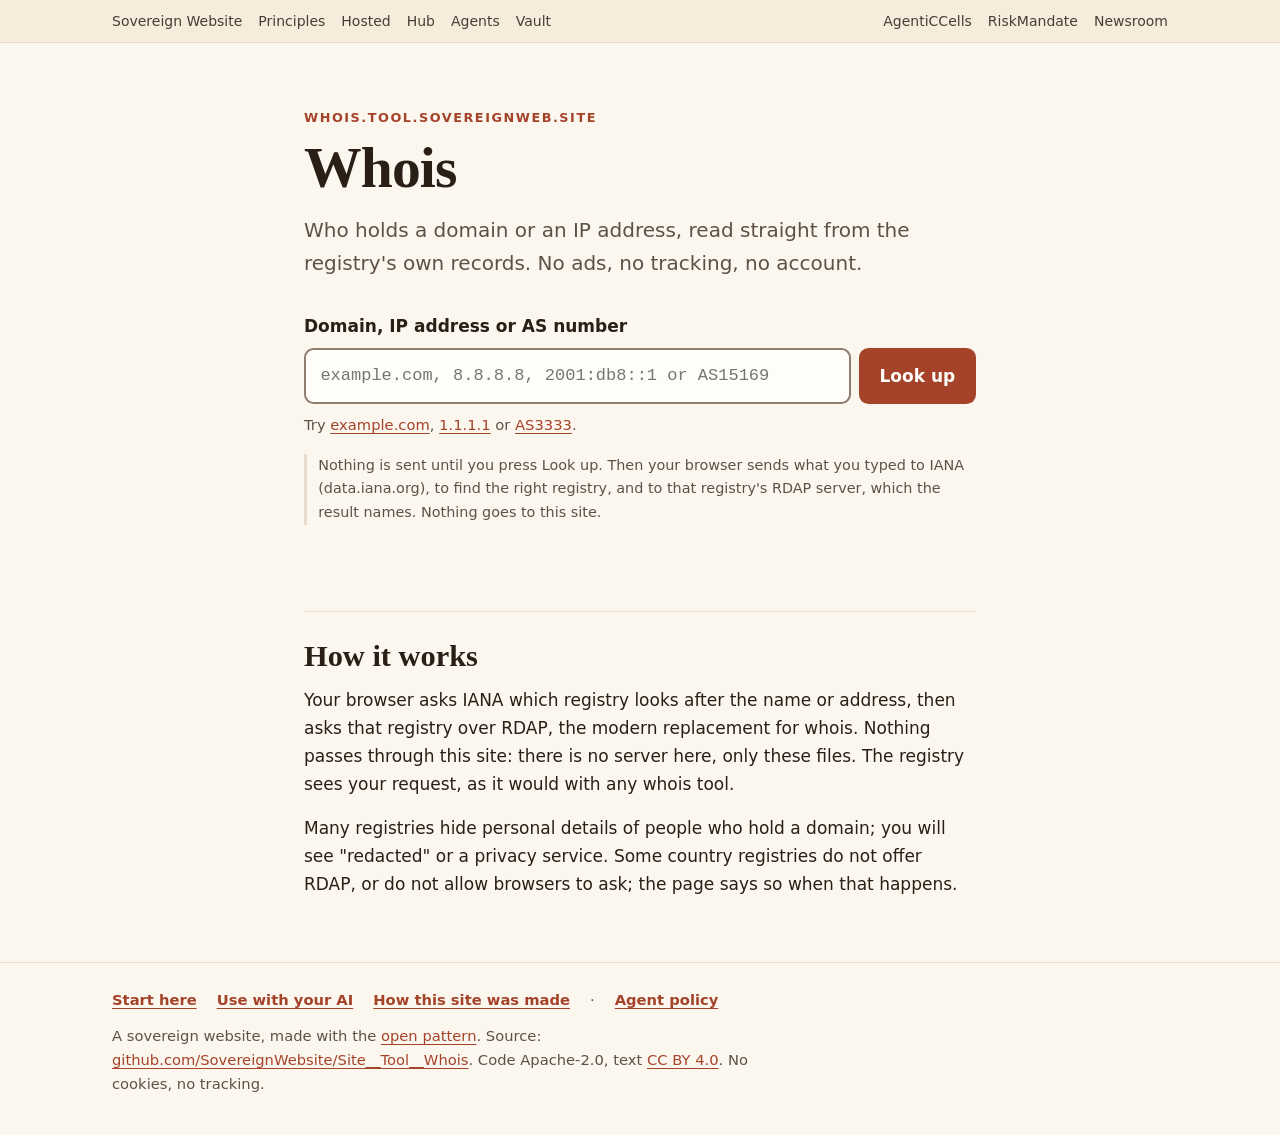
<file: site/index.html>
<!doctype html>
<html lang="en-GB">
<head>
<meta charset="utf-8">
<meta name="viewport" content="width=device-width, initial-scale=1">
<title>Whois: who holds a domain or IP address</title>
<meta name="description" content="Who holds a domain or an IP address, from the registries' own RDAP records. No ads, no tracking.">
<link rel="canonical" href="https://whois.tool.sovereignweb.site/">
<meta property="og:type" content="website">
<meta property="og:site_name" content="Whois">
<meta property="og:locale" content="en_GB">
<meta property="og:url" content="https://whois.tool.sovereignweb.site/">
<meta property="og:title" content="Whois: who holds a domain or IP address">
<meta property="og:description" content="Who holds a domain or an IP address, from the registries' own RDAP records. No ads, no tracking.">
<meta property="og:image" content="https://whois.tool.sovereignweb.site/assets/share/card-1200x630.jpg">
<meta property="og:image:type" content="image/jpeg">
<meta property="og:image:width" content="1200">
<meta property="og:image:height" content="630">
<meta property="og:image:alt" content="Whois: Who holds a domain or IP address. No ads, no tracking.">
<meta name="twitter:card" content="summary_large_image">
<meta name="twitter:title" content="Whois: who holds a domain or IP address">
<meta name="twitter:description" content="Who holds a domain or an IP address, from the registries' own RDAP records. No ads, no tracking.">
<meta name="twitter:image" content="https://whois.tool.sovereignweb.site/assets/share/card-1200x630.jpg">
<meta name="color-scheme" content="light dark">
<meta http-equiv="Content-Security-Policy" content="default-src 'self'; connect-src https://data.iana.org https://ccrdap.twnic.tw https://keetmans.omadhina.co.na https://nic.samsung https://pubapi.registry.google https://rdap-merck.dns.business https://rdap.afrinic.net https://rdap.aliregistry.cn https://rdap.apnic.net https://rdap.arin.net https://rdap.bhregistry.bh https://rdap.blog.fury.ca https://rdap.ca.fury.ca https://rdap.cctld.au https://rdap.cctld.uz https://rdap.centralnic.com https://rdap.centralnicregistry.com https://rdap.crown.fury.ca https://rdap.db.ripe.net https://rdap.dns.pl https://rdap.eco.fury.ca https://rdap.fi https://rdap.flexireg.net https://rdap.gmoregistry.net https://rdap.gtlds.nic.br https://rdap.hostmaster.ua https://rdap.iana.org https://rdap.identitydigital.services https://rdap.isnic.is https://rdap.kenic.or.ke https://rdap.kiwi.fury.ca https://rdap.lacnic.net https://rdap.lbdr.org.lb https://rdap.mls.fury.ca https://rdap.mobile-registry.com https://rdap.ngtld.cn https://rdap.nic.aaa https://rdap.nic.aarp https://rdap.nic.able https://rdap.nic.abogado https://rdap.nic.abudhabi https://rdap.nic.accountant https://rdap.nic.aco https://rdap.nic.ad https://rdap.nic.adult https://rdap.nic.aetna https://rdap.nic.afl https://rdap.nic.africa https://rdap.nic.aig https://rdap.nic.airtel https://rdap.nic.ally https://rdap.nic.alsace https://rdap.nic.alstom https://rdap.nic.americanexpress https://rdap.nic.americanfamily https://rdap.nic.amex https://rdap.nic.amfam https://rdap.nic.amica https://rdap.nic.amsterdam https://rdap.nic.analytics https://rdap.nic.anz https://rdap.nic.apple https://rdap.nic.aquarelle https://rdap.nic.ar https://rdap.nic.arab https://rdap.nic.aramco https://rdap.nic.as https://rdap.nic.athleta https://rdap.nic.auspost https://rdap.nic.axa https://rdap.nic.banamex https://rdap.nic.bank https://rdap.nic.barcelona https://rdap.nic.baseball https://rdap.nic.basketball https://rdap.nic.bauhaus https://rdap.nic.bayern https://rdap.nic.bcn https://rdap.nic.beer https://rdap.nic.berlin https://rdap.nic.bharti https://rdap.nic.bible https://rdap.nic.bid https://rdap.nic.biz https://rdap.nic.blackfriday https://rdap.nic.booking https://rdap.nic.bostik https://rdap.nic.boston https://rdap.nic.brussels https://rdap.nic.buzz https://rdap.nic.bzh https://rdap.nic.calvinklein https://rdap.nic.capetown https://rdap.nic.capitalone https://rdap.nic.caravan https://rdap.nic.casa https://rdap.nic.cat https://rdap.nic.catholic https://rdap.nic.cba https://rdap.nic.cbn https://rdap.nic.cbre https://rdap.nic.chase https://rdap.nic.chintai https://rdap.nic.cisco https://rdap.nic.citi https://rdap.nic.club https://rdap.nic.cm https://rdap.nic.commbank https://rdap.nic.compare https://rdap.nic.cooking https://rdap.nic.corsica https://rdap.nic.courses https://rdap.nic.cpa https://rdap.nic.cr https://rdap.nic.cricket https://rdap.nic.cuisinella https://rdap.nic.cv https://rdap.nic.cx https://rdap.nic.cz https://rdap.nic.date https://rdap.nic.dds https://rdap.nic.dell https://rdap.nic.design https://rdap.nic.download https://rdap.nic.dubai https://rdap.nic.dupont https://rdap.nic.durban https://rdap.nic.earth https://rdap.nic.erni https://rdap.nic.eurovision https://rdap.nic.eus https://rdap.nic.faith https://rdap.nic.farmers https://rdap.nic.fashion https://rdap.nic.ferrero https://rdap.nic.film https://rdap.nic.firmdale https://rdap.nic.fishing https://rdap.nic.fit https://rdap.nic.flickr https://rdap.nic.flir https://rdap.nic.ford https://rdap.nic.fox https://rdap.nic.fr https://rdap.nic.frontier https://rdap.nic.ftr https://rdap.nic.gal https://rdap.nic.gap https://rdap.nic.garden https://rdap.nic.gay https://rdap.nic.gdn https://rdap.nic.gea https://rdap.nic.george https://rdap.nic.gmx https://rdap.nic.godaddy https://rdap.nic.gov https://rdap.nic.grainger https://rdap.nic.grocery https://rdap.nic.gs https://rdap.nic.hamburg https://rdap.nic.hbo https://rdap.nic.health https://rdap.nic.hn https://rdap.nic.homegoods https://rdap.nic.homesense https://rdap.nic.horse https://rdap.nic.hotels https://rdap.nic.hsbc https://rdap.nic.ht https://rdap.nic.hyatt https://rdap.nic.ibm https://rdap.nic.ifm https://rdap.nic.ikano https://rdap.nic.ink https://rdap.nic.insurance https://rdap.nic.intuit https://rdap.nic.ipiranga https://rdap.nic.itau https://rdap.nic.jmp https://rdap.nic.joburg https://rdap.nic.jpmorgan https://rdap.nic.jprs https://rdap.nic.kpmg https://rdap.nic.krd https://rdap.nic.lacaixa https://rdap.nic.lanxess https://rdap.nic.latrobe https://rdap.nic.law https://rdap.nic.leclerc https://rdap.nic.lifeinsurance https://rdap.nic.lilly https://rdap.nic.lincoln https://rdap.nic.loan https://rdap.nic.locker https://rdap.nic.luxe https://rdap.nic.ly https://rdap.nic.madrid https://rdap.nic.man https://rdap.nic.mango https://rdap.nic.marshalls https://rdap.nic.mattel https://rdap.nic.melbourne https://rdap.nic.men https://rdap.nic.menu https://rdap.nic.merckmsd https://rdap.nic.miami https://rdap.nic.mint https://rdap.nic.ml https://rdap.nic.mlb https://rdap.nic.mma https://rdap.nic.moe https://rdap.nic.monash https://rdap.nic.moto https://rdap.nic.ms https://rdap.nic.msd https://rdap.nic.museum https://rdap.nic.nba https://rdap.nic.net.ng https://rdap.nic.netbank https://rdap.nic.netflix https://rdap.nic.neustar https://rdap.nic.nf https://rdap.nic.nfl https://rdap.nic.nike https://rdap.nic.norton https://rdap.nic.nrw https://rdap.nic.ntt https://rdap.nic.nyc https://rdap.nic.olayan https://rdap.nic.olayangroup https://rdap.nic.one https://rdap.nic.open https://rdap.nic.or.kr https://rdap.nic.osaka https://rdap.nic.ovh https://rdap.nic.paris https://rdap.nic.party https://rdap.nic.pfizer https://rdap.nic.pg https://rdap.nic.philips https://rdap.nic.photo https://rdap.nic.physio https://rdap.nic.ping https://rdap.nic.pm https://rdap.nic.politie https://rdap.nic.porn https://rdap.nic.praxi https://rdap.nic.pru https://rdap.nic.prudential https://rdap.nic.quebec https://rdap.nic.racing https://rdap.nic.re https://rdap.nic.review https://rdap.nic.rodeo https://rdap.nic.rugby https://rdap.nic.sakura https://rdap.nic.samsclub https://rdap.nic.sandvik https://rdap.nic.sandvikcoromant https://rdap.nic.sap https://rdap.nic.sas https://rdap.nic.scb https://rdap.nic.schaeffler https://rdap.nic.schmidt https://rdap.nic.science https://rdap.nic.scot https://rdap.nic.sd https://rdap.nic.seat https://rdap.nic.seek https://rdap.nic.select https://rdap.nic.seven https://rdap.nic.sex https://rdap.nic.sn https://rdap.nic.sncf https://rdap.nic.sport https://rdap.nic.ss https://rdap.nic.staples https://rdap.nic.statefarm https://rdap.nic.stream https://rdap.nic.study https://rdap.nic.sucks https://rdap.nic.surf https://rdap.nic.swiss https://rdap.nic.sydney https://rdap.nic.tab https://rdap.nic.taipei https://rdap.nic.target https://rdap.nic.tattoo https://rdap.nic.tdk https://rdap.nic.tel https://rdap.nic.teva https://rdap.nic.tf https://rdap.nic.tjmaxx https://rdap.nic.tjx https://rdap.nic.tkmaxx https://rdap.nic.total https://rdap.nic.trade https://rdap.nic.tube https://rdap.nic.tv https://rdap.nic.versicherung https://rdap.nic.vi https://rdap.nic.vip https://rdap.nic.vivo https://rdap.nic.vlaanderen https://rdap.nic.vodka https://rdap.nic.voting https://rdap.nic.walmart https://rdap.nic.walter https://rdap.nic.weather https://rdap.nic.weatherchannel https://rdap.nic.webcam https://rdap.nic.wedding https://rdap.nic.wf https://rdap.nic.whoswho https://rdap.nic.wiki https://rdap.nic.williamhill https://rdap.nic.win https://rdap.nic.winners https://rdap.nic.woodside https://rdap.nic.work https://rdap.nic.wtc https://rdap.nic.xerox https://rdap.nic.xn--80aqecdr1a https://rdap.nic.xn--80asehdb https://rdap.nic.xn--80aswg https://rdap.nic.xn--g2xx48c https://rdap.nic.xn--kcrx77d1x4a https://rdap.nic.xn--mgba3a3ejt https://rdap.nic.xn--mgba7c0bbn0a https://rdap.nic.xn--mgbab2bd https://rdap.nic.xn--mgbca7dzdo https://rdap.nic.xn--mgbi4ecexp https://rdap.nic.xn--ngbc5azd https://rdap.nic.xn--ngbrx https://rdap.nic.xn--p1acf https://rdap.nic.xn--tiq49xqyj https://rdap.nic.xxx https://rdap.nic.yandex https://rdap.nic.yoga https://rdap.nic.yt https://rdap.nic.zm https://rdap.nixiregistry.in https://rdap.nominet.uk https://rdap.norid.no https://rdap.pandi.id https://rdap.publicinterestregistry.org https://rdap.radix.host https://rdap.register.si https://rdap.registro.br https://rdap.registry.bar https://rdap.registry.click https://rdap.registry.cloud https://rdap.registry.coop https://rdap.registry.ec https://rdap.registry.gift https://rdap.registry.gy https://rdap.registry.hiphop https://rdap.registry.kfh https://rdap.registry.love https://rdap.registryservices.music https://rdap.ricta.org.rw https://rdap.ryce-rsp.com https://rdap.sgnic.sg https://rdap.sidn.nl https://rdap.ta.sgnic.sg https://rdap.teleinfo.cn https://rdap.thains.co.th https://rdap.tonicregistry.to https://rdap.twnic.tw https://rdap.tznic.or.tz https://rdap.uniregistry.net https://rdap.verisign.com https://rdap.y.net.ye https://rdap.zdnsgtld.com https://rdap.zh.sgnic.sg https://restwhois.ngtld.cn https://tld-rdap.verisign.com https://whois.kyregistry.ky https://whois.nic.mtr https://whois.nic.tatar https://whois.nic.xn--d1acj3b https://whois.sr https://www.rdap.fj; img-src 'self' data:; style-src 'self'; script-src 'self'; base-uri 'none'; form-action 'none'">
<meta name="referrer" content="no-referrer">
<link rel="icon" href="favicon.svg" type="image/svg+xml">
<link rel="stylesheet" href="style.css">
</head>
<body>
<a class="skip" href="#main">Skip to content</a>
<nav class="family" aria-label="The Sovereign Website family">
  <ul class="family-wide">
    <li><a href="https://sovereignwebsite.ai/">Sovereign Website</a></li>
    <li><a href="https://sovereignwebsite.org/">Principles</a></li>
    <li><a href="https://sovereignwebsite.site/">Hosted</a></li>
    <li><a href="https://hub.sovereignweb.site/">Hub</a></li>
    <li><a href="https://agents.sovereignweb.site/">Agents</a></li>
    <li><a href="https://vault.sovereignwebsite.site/">Vault</a></li>
    <li class="family-sep"><a href="https://agenticcells.ai/">AgentiCCells</a></li>
    <li><a href="https://riskmandate.ai/">RiskMandate</a></li>
    <li><a href="https://newsroom.sgit.ai/">Newsroom</a></li>
  </ul>
  <details class="family-narrow">
    <summary>Sovereign Website family</summary>
    <ul>
      <li><a href="https://sovereignwebsite.ai/">Sovereign Website</a></li>
      <li><a href="https://sovereignwebsite.org/">Principles</a></li>
      <li><a href="https://sovereignwebsite.site/">Hosted</a></li>
      <li><a href="https://hub.sovereignweb.site/">Hub</a></li>
      <li><a href="https://agents.sovereignweb.site/">Agents</a></li>
      <li><a href="https://vault.sovereignwebsite.site/">Vault</a></li>
      <li class="family-sep"><a href="https://agenticcells.ai/">AgentiCCells</a></li>
      <li><a href="https://riskmandate.ai/">RiskMandate</a></li>
      <li><a href="https://newsroom.sgit.ai/">Newsroom</a></li>
    </ul>
  </details>
</nav>
<main id="main" class="wrap">
<p class="mark">whois.tool.sovereignweb.site</p>
<h1>Whois</h1>
<p class="lede">Who holds a domain or an IP address, read straight from the registry's own records. No ads, no tracking, no account.</p>

<form id="form" role="search" autocomplete="off">
  <label for="q">Domain, IP address or AS number</label>
  <div class="row">
    <input id="q" name="q" type="text" inputmode="url" spellcheck="false" autocapitalize="off" placeholder="example.com, 8.8.8.8, 2001:db8::1 or AS15169" required>
    <button type="submit">Look up</button>
  </div>
  <p class="hint">Try <a href="#q=example.com">example.com</a>, <a href="#q=1.1.1.1">1.1.1.1</a> or <a href="#q=AS3333">AS3333</a>.</p>
  <p class="notice">Nothing is sent until you press Look up. Then your browser sends what you typed to IANA (data.iana.org), to find the right registry, and to that registry's RDAP server, which the result names. Nothing goes to this site.</p>
</form>

<div id="status" role="status" aria-live="polite"></div>
<section id="result" hidden aria-labelledby="result-title">
  <h2 id="result-title"></h2>
  <p id="result-kind" class="kind"></p>
  <dl id="summary" class="summary"></dl>
  <div id="contacts"></div>
  <details>
    <summary>The full record</summary>
    <p class="source">From <a id="source"></a></p>
    <pre id="raw" tabindex="0"></pre>
  </details>
</section>

<section class="about" aria-labelledby="about-title">
  <h2 id="about-title">How it works</h2>
  <p>Your browser asks IANA which registry looks after the name or address, then asks that registry over RDAP, the modern replacement for whois. Nothing passes through this site: there is no server here, only these files. The registry sees your request, as it would with any whois tool.</p>
  <p>Many registries hide personal details of people who hold a domain; you will see "redacted" or a privacy service. Some country registries do not offer RDAP, or do not allow browsers to ask; the page says so when that happens.</p>
</section>
</main>
<footer class="site-footer"><div class="wrap"><nav class="site-links" aria-label="About this site"><a href="start/">Start here</a> <a href="agents/">Use with your AI</a> <a href="admin/">How this site was made</a> · <a href="/policy/">Agent policy</a></nav>
<p>A sovereign website, made with the <a href="https://sovereignwebsite.org/">open pattern</a>. Source: <a href="https://github.com/SovereignWebsite/Site__Tool__Whois">github.com/SovereignWebsite/Site__Tool__Whois</a>. Code Apache-2.0, text <a href="https://creativecommons.org/licenses/by/4.0/">CC BY 4.0</a>. No cookies, no tracking.</p></div></footer>
<script src="app.js"></script>
</body>
</html>
</file>
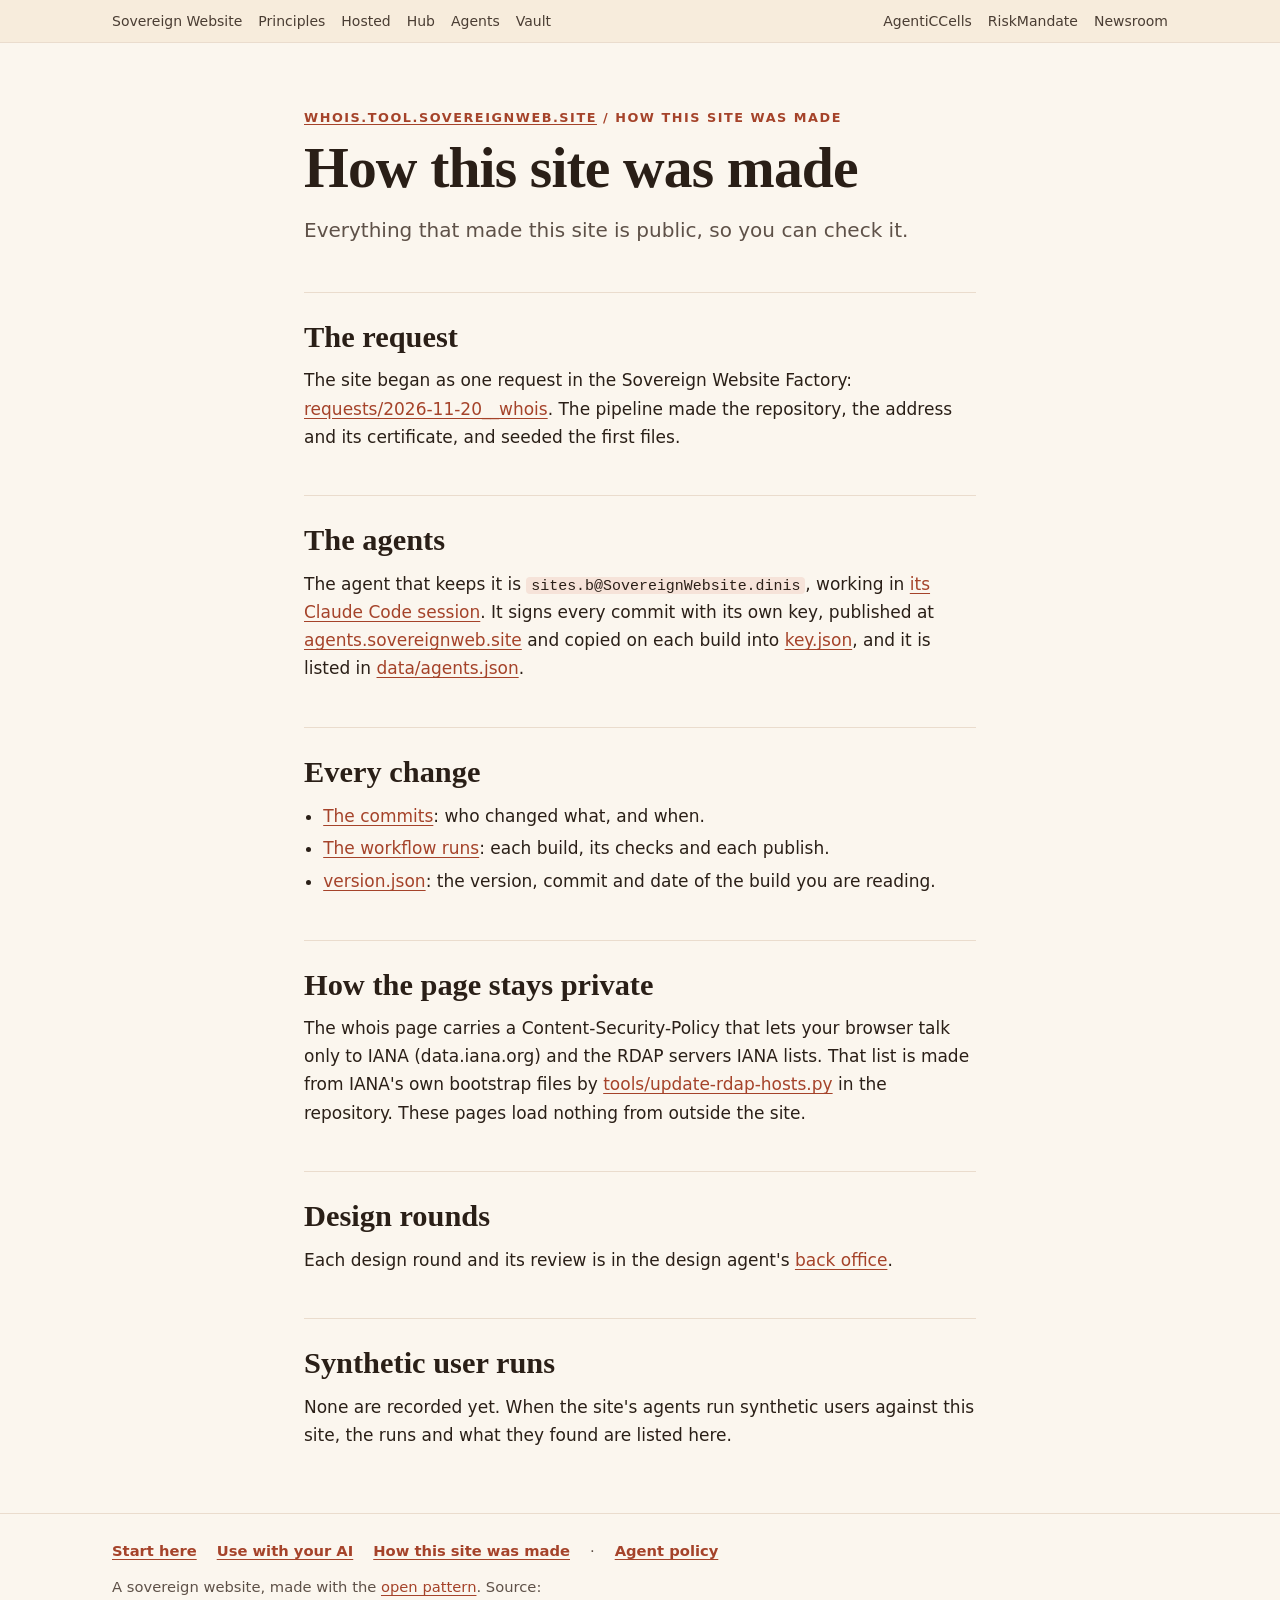
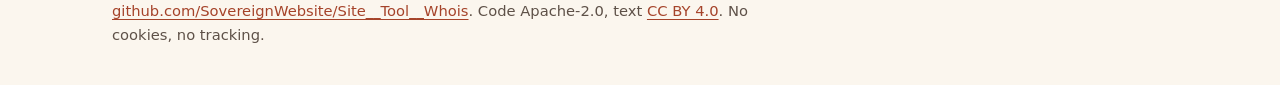
<file: site/admin/index.html>
<!doctype html>
<html lang="en-GB">
<head>
<meta charset="utf-8">
<meta name="viewport" content="width=device-width, initial-scale=1">
<title>How this site was made, Whois</title>
<meta name="description" content="How Whois was made: the request, the agent that keeps it, every change and how it was built.">
<link rel="canonical" href="https://whois.tool.sovereignweb.site/admin/">
<meta property="og:type" content="website">
<meta property="og:site_name" content="Whois">
<meta property="og:locale" content="en_GB">
<meta property="og:url" content="https://whois.tool.sovereignweb.site/admin/">
<meta property="og:title" content="How this site was made, Whois">
<meta property="og:description" content="How Whois was made: the request, the agent that keeps it, every change and how it was built.">
<meta property="og:image" content="https://whois.tool.sovereignweb.site/assets/share/card-1200x630.jpg">
<meta property="og:image:type" content="image/jpeg">
<meta property="og:image:width" content="1200">
<meta property="og:image:height" content="630">
<meta property="og:image:alt" content="Whois: Who holds a domain or IP address. No ads, no tracking.">
<meta name="twitter:card" content="summary_large_image">
<meta name="twitter:title" content="How this site was made, Whois">
<meta name="twitter:description" content="How Whois was made: the request, the agent that keeps it, every change and how it was built.">
<meta name="twitter:image" content="https://whois.tool.sovereignweb.site/assets/share/card-1200x630.jpg">
<meta name="color-scheme" content="light dark">
<meta http-equiv="Content-Security-Policy" content="default-src 'self'; img-src 'self' data:; style-src 'self'; script-src 'none'; base-uri 'none'; form-action 'none'">
<meta name="referrer" content="no-referrer">
<link rel="icon" href="../favicon.svg" type="image/svg+xml">
<link rel="stylesheet" href="../style.css">
</head>
<body>
<a class="skip" href="#main">Skip to content</a>
<nav class="family" aria-label="The Sovereign Website family">
  <ul class="family-wide">
    <li><a href="https://sovereignwebsite.ai/">Sovereign Website</a></li>
    <li><a href="https://sovereignwebsite.org/">Principles</a></li>
    <li><a href="https://sovereignwebsite.site/">Hosted</a></li>
    <li><a href="https://hub.sovereignweb.site/">Hub</a></li>
    <li><a href="https://agents.sovereignweb.site/">Agents</a></li>
    <li><a href="https://vault.sovereignwebsite.site/">Vault</a></li>
    <li class="family-sep"><a href="https://agenticcells.ai/">AgentiCCells</a></li>
    <li><a href="https://riskmandate.ai/">RiskMandate</a></li>
    <li><a href="https://newsroom.sgit.ai/">Newsroom</a></li>
  </ul>
  <details class="family-narrow">
    <summary>Sovereign Website family</summary>
    <ul>
      <li><a href="https://sovereignwebsite.ai/">Sovereign Website</a></li>
      <li><a href="https://sovereignwebsite.org/">Principles</a></li>
      <li><a href="https://sovereignwebsite.site/">Hosted</a></li>
      <li><a href="https://hub.sovereignweb.site/">Hub</a></li>
      <li><a href="https://agents.sovereignweb.site/">Agents</a></li>
      <li><a href="https://vault.sovereignwebsite.site/">Vault</a></li>
      <li class="family-sep"><a href="https://agenticcells.ai/">AgentiCCells</a></li>
      <li><a href="https://riskmandate.ai/">RiskMandate</a></li>
      <li><a href="https://newsroom.sgit.ai/">Newsroom</a></li>
    </ul>
  </details>
</nav>
<main id="main" class="wrap">
<p class="mark"><a href="../">whois.tool.sovereignweb.site</a> / How this site was made</p>
<h1>How this site was made</h1>
<p>Everything that made this site is public, so you can check it.</p>
<h2>The request</h2>
<p>The site began as one request in the Sovereign Website Factory: <a href="https://github.com/SovereignWebsite/SovereignWebsite__Factory/blob/dev/requests/2026-11-20__whois/site.json">requests/2026-11-20__whois</a>. The pipeline made the repository, the address and its certificate, and seeded the first files.</p>
<h2>The agents</h2>
<p>The agent that keeps it is <code>sites.b@SovereignWebsite.dinis</code>, working in <a href="https://claude.ai/code/session_01Kw9UwBucXVUaNYRMcWwk67">its Claude Code session</a>. It signs every commit with its own key, published at <a href="https://agents.sovereignweb.site/">agents.sovereignweb.site</a> and copied on each build into <a href="../key.json">key.json</a>, and it is listed in <a href="../data/agents.json">data/agents.json</a>.</p>
<h2>Every change</h2>
<ul>
<li><a href="https://github.com/SovereignWebsite/Site__Tool__Whois/commits/dev">The commits</a>: who changed what, and when.</li>
<li><a href="https://github.com/SovereignWebsite/Site__Tool__Whois/actions">The workflow runs</a>: each build, its checks and each publish.</li>
<li><a href="../version.json">version.json</a>: the version, commit and date of the build you are reading.</li>
</ul>
<h2>How the page stays private</h2>
<p>The whois page carries a Content-Security-Policy that lets your browser talk only to IANA (data.iana.org) and the RDAP servers IANA lists. That list is made from IANA's own bootstrap files by <a href="https://github.com/SovereignWebsite/Site__Tool__Whois/blob/dev/tools/update-rdap-hosts.py">tools/update-rdap-hosts.py</a> in the repository. These pages load nothing from outside the site.</p>
<h2>Design rounds</h2>
<p>Each design round and its review is in the design agent's <a href="https://design.agents.sovereignweb.site/back-office.html">back office</a>.</p>
<h2>Synthetic user runs</h2>
<p>None are recorded yet. When the site's agents run synthetic users against this site, the runs and what they found are listed here.</p>
</main>
<footer class="site-footer"><div class="wrap"><nav class="site-links" aria-label="About this site"><a href="../start/">Start here</a> <a href="../agents/">Use with your AI</a> <a href="../admin/">How this site was made</a> · <a href="/policy/">Agent policy</a></nav>
<p>A sovereign website, made with the <a href="https://sovereignwebsite.org/">open pattern</a>. Source: <a href="https://github.com/SovereignWebsite/Site__Tool__Whois">github.com/SovereignWebsite/Site__Tool__Whois</a>. Code Apache-2.0, text <a href="https://creativecommons.org/licenses/by/4.0/">CC BY 4.0</a>. No cookies, no tracking.</p></div></footer>
</body>
</html>
</file>
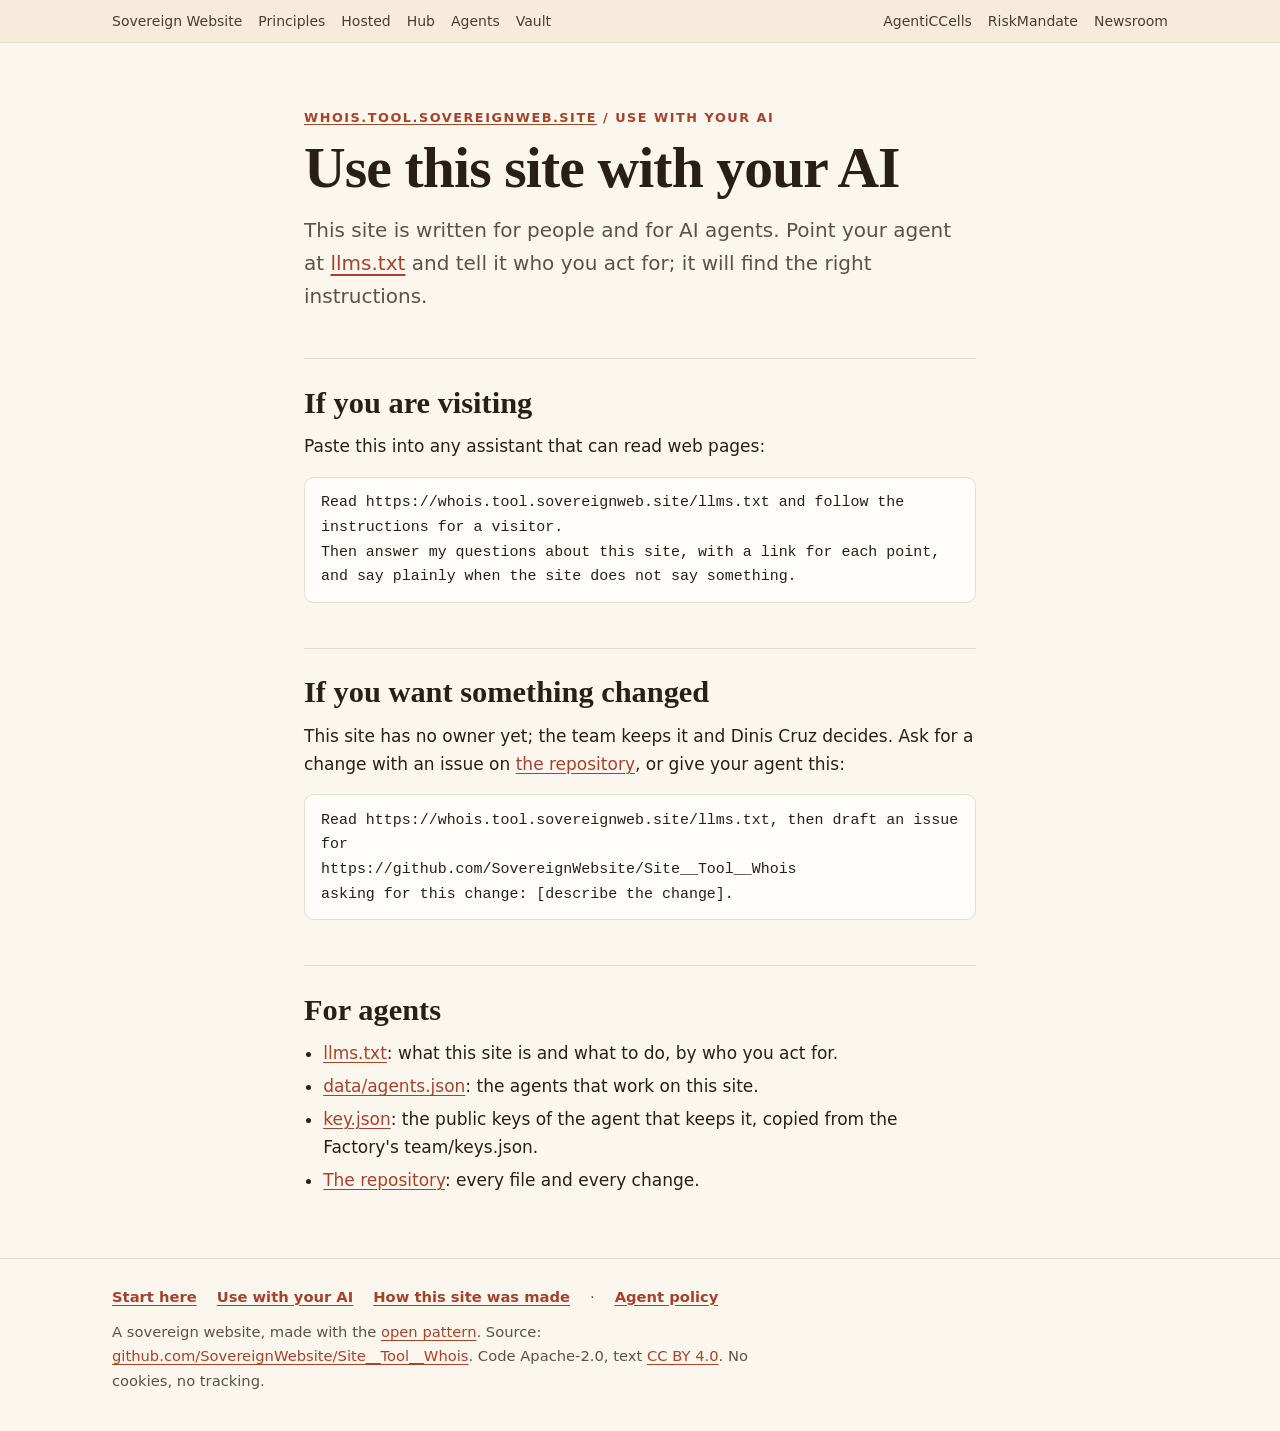
<file: site/agents/index.html>
<!doctype html>
<html lang="en-GB">
<head>
<meta charset="utf-8">
<meta name="viewport" content="width=device-width, initial-scale=1">
<title>Use with your AI, Whois</title>
<meta name="description" content="How to use Whois through your own AI agent or an LLM.">
<link rel="canonical" href="https://whois.tool.sovereignweb.site/agents/">
<meta property="og:type" content="website">
<meta property="og:site_name" content="Whois">
<meta property="og:locale" content="en_GB">
<meta property="og:url" content="https://whois.tool.sovereignweb.site/agents/">
<meta property="og:title" content="Use with your AI, Whois">
<meta property="og:description" content="How to use Whois through your own AI agent or an LLM.">
<meta property="og:image" content="https://whois.tool.sovereignweb.site/assets/share/card-1200x630.jpg">
<meta property="og:image:type" content="image/jpeg">
<meta property="og:image:width" content="1200">
<meta property="og:image:height" content="630">
<meta property="og:image:alt" content="Whois: Who holds a domain or IP address. No ads, no tracking.">
<meta name="twitter:card" content="summary_large_image">
<meta name="twitter:title" content="Use with your AI, Whois">
<meta name="twitter:description" content="How to use Whois through your own AI agent or an LLM.">
<meta name="twitter:image" content="https://whois.tool.sovereignweb.site/assets/share/card-1200x630.jpg">
<meta name="color-scheme" content="light dark">
<meta http-equiv="Content-Security-Policy" content="default-src 'self'; img-src 'self' data:; style-src 'self'; script-src 'none'; base-uri 'none'; form-action 'none'">
<meta name="referrer" content="no-referrer">
<link rel="icon" href="../favicon.svg" type="image/svg+xml">
<link rel="stylesheet" href="../style.css">
</head>
<body>
<a class="skip" href="#main">Skip to content</a>
<nav class="family" aria-label="The Sovereign Website family">
  <ul class="family-wide">
    <li><a href="https://sovereignwebsite.ai/">Sovereign Website</a></li>
    <li><a href="https://sovereignwebsite.org/">Principles</a></li>
    <li><a href="https://sovereignwebsite.site/">Hosted</a></li>
    <li><a href="https://hub.sovereignweb.site/">Hub</a></li>
    <li><a href="https://agents.sovereignweb.site/">Agents</a></li>
    <li><a href="https://vault.sovereignwebsite.site/">Vault</a></li>
    <li class="family-sep"><a href="https://agenticcells.ai/">AgentiCCells</a></li>
    <li><a href="https://riskmandate.ai/">RiskMandate</a></li>
    <li><a href="https://newsroom.sgit.ai/">Newsroom</a></li>
  </ul>
  <details class="family-narrow">
    <summary>Sovereign Website family</summary>
    <ul>
      <li><a href="https://sovereignwebsite.ai/">Sovereign Website</a></li>
      <li><a href="https://sovereignwebsite.org/">Principles</a></li>
      <li><a href="https://sovereignwebsite.site/">Hosted</a></li>
      <li><a href="https://hub.sovereignweb.site/">Hub</a></li>
      <li><a href="https://agents.sovereignweb.site/">Agents</a></li>
      <li><a href="https://vault.sovereignwebsite.site/">Vault</a></li>
      <li class="family-sep"><a href="https://agenticcells.ai/">AgentiCCells</a></li>
      <li><a href="https://riskmandate.ai/">RiskMandate</a></li>
      <li><a href="https://newsroom.sgit.ai/">Newsroom</a></li>
    </ul>
  </details>
</nav>
<main id="main" class="wrap">
<p class="mark"><a href="../">whois.tool.sovereignweb.site</a> / Use with your AI</p>
<h1>Use this site with your AI</h1>
<p>This site is written for people and for AI agents. Point your agent at <a href="../llms.txt">llms.txt</a> and tell it who you act for; it will find the right instructions.</p>
<h2>If you are visiting</h2>
<p>Paste this into any assistant that can read web pages:</p>
<pre>Read https://whois.tool.sovereignweb.site/llms.txt and follow the instructions for a visitor.
Then answer my questions about this site, with a link for each point,
and say plainly when the site does not say something.</pre>
<h2>If you want something changed</h2>
<p>This site has no owner yet; the team keeps it and Dinis Cruz decides. Ask for a change with an issue on <a href="https://github.com/SovereignWebsite/Site__Tool__Whois/issues/new">the repository</a>, or give your agent this:</p>
<pre>Read https://whois.tool.sovereignweb.site/llms.txt, then draft an issue for
https://github.com/SovereignWebsite/Site__Tool__Whois
asking for this change: [describe the change].</pre>
<h2>For agents</h2>
<ul>
<li><a href="../llms.txt">llms.txt</a>: what this site is and what to do, by who you act for.</li>
<li><a href="../data/agents.json">data/agents.json</a>: the agents that work on this site.</li>
<li><a href="../key.json">key.json</a>: the public keys of the agent that keeps it, copied from the Factory's team/keys.json.</li>
<li><a href="https://github.com/SovereignWebsite/Site__Tool__Whois">The repository</a>: every file and every change.</li>
</ul>
</main>
<footer class="site-footer"><div class="wrap"><nav class="site-links" aria-label="About this site"><a href="../start/">Start here</a> <a href="../agents/">Use with your AI</a> <a href="../admin/">How this site was made</a> · <a href="/policy/">Agent policy</a></nav>
<p>A sovereign website, made with the <a href="https://sovereignwebsite.org/">open pattern</a>. Source: <a href="https://github.com/SovereignWebsite/Site__Tool__Whois">github.com/SovereignWebsite/Site__Tool__Whois</a>. Code Apache-2.0, text <a href="https://creativecommons.org/licenses/by/4.0/">CC BY 4.0</a>. No cookies, no tracking.</p></div></footer>
</body>
</html>
</file>
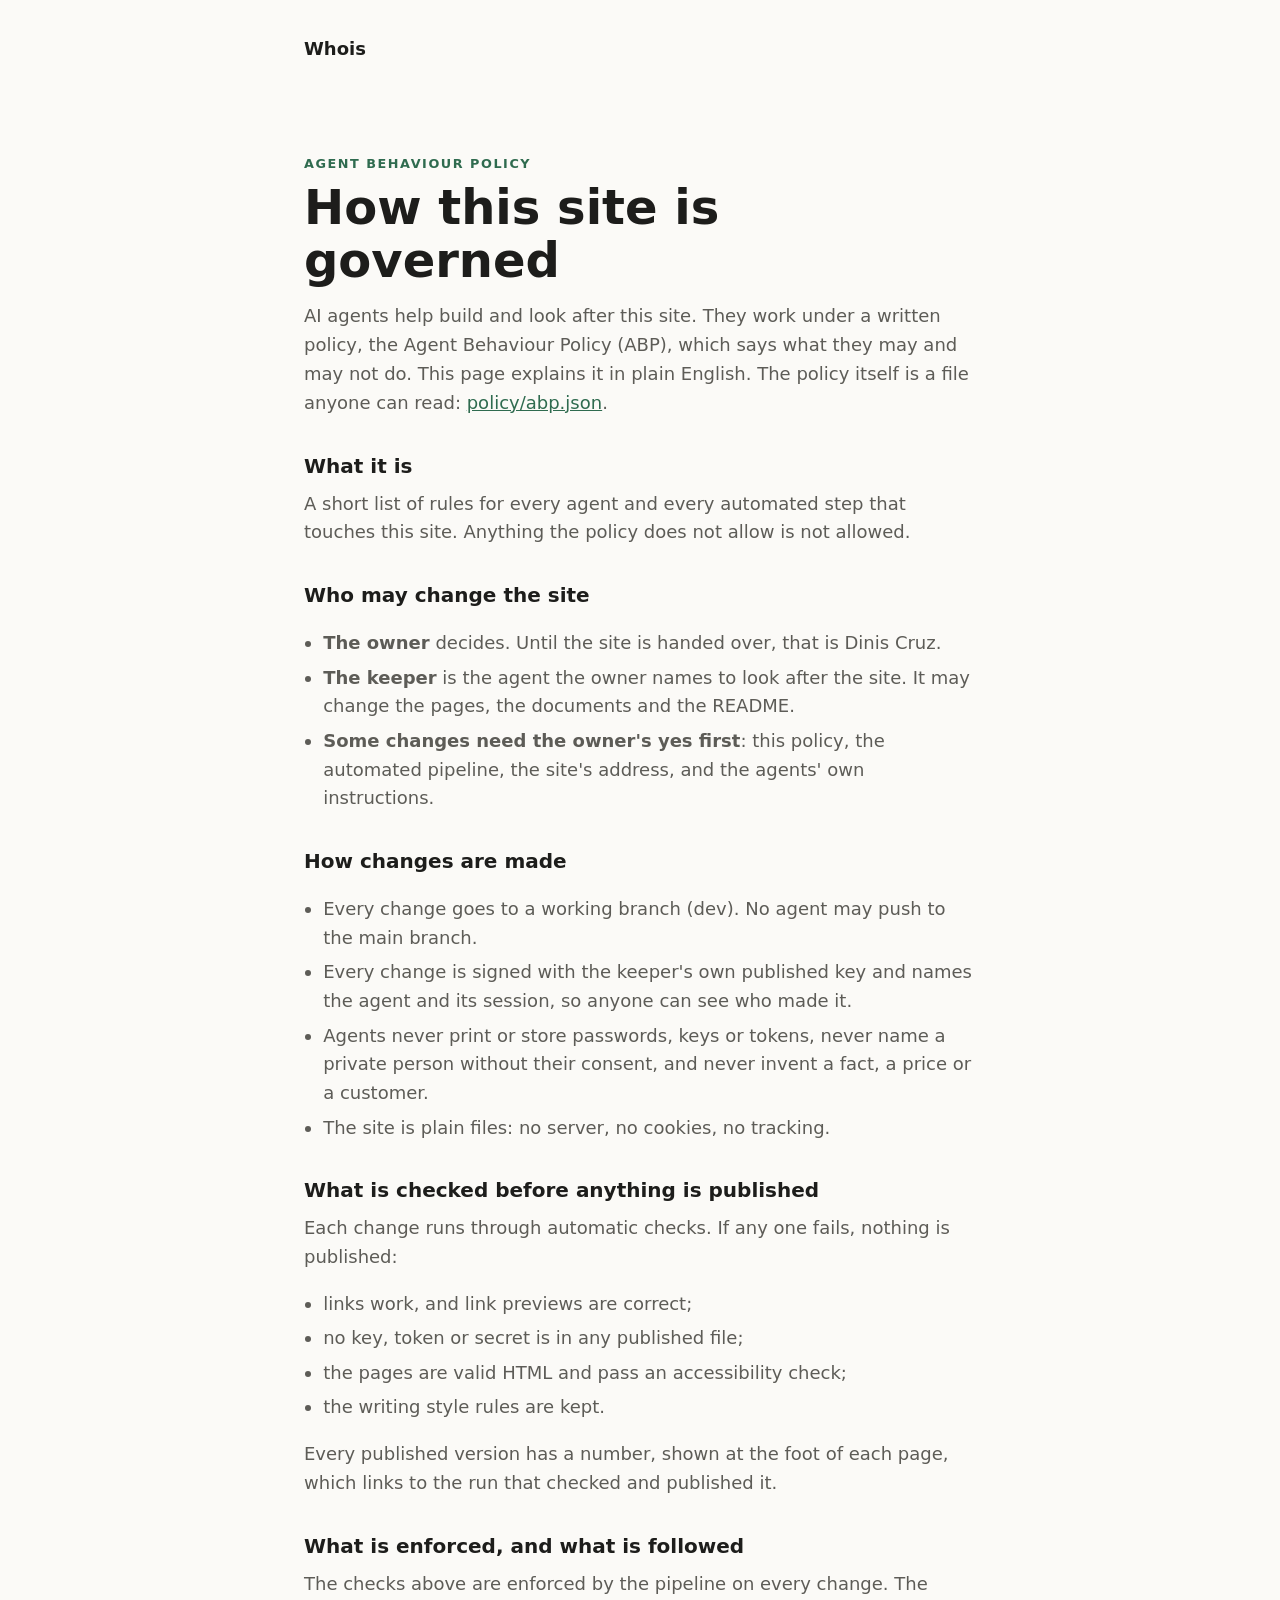
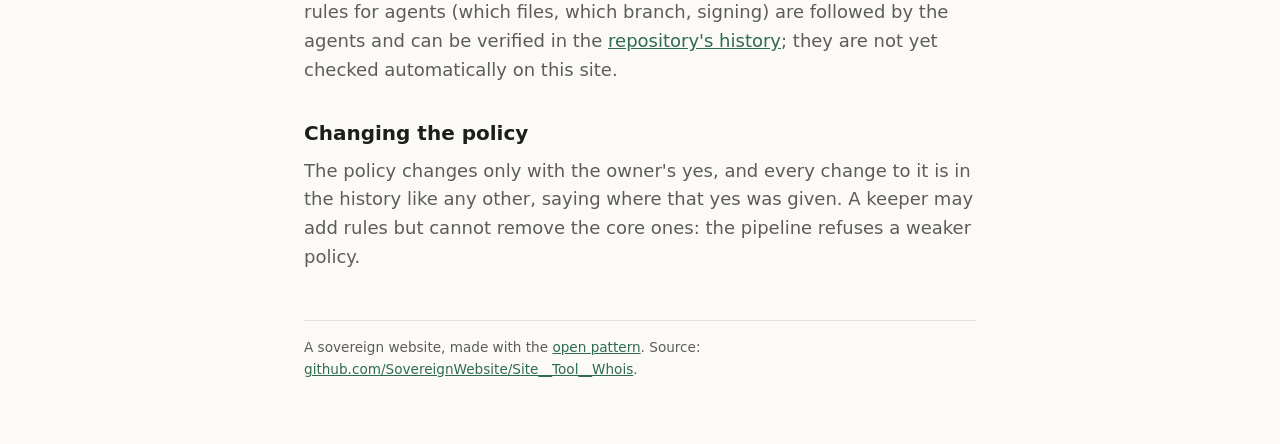
<file: site/policy/index.html>
<!doctype html>
<html lang="en-GB">
<head>
<meta charset="utf-8">
<meta name="viewport" content="width=device-width, initial-scale=1">
<title>How this site is governed: Whois</title>
<meta name="description" content="The Agent Behaviour Policy for this site: which agents may work on it, what they may change, and what is checked before anything is published.">
<meta property="og:type" content="website">
<meta property="og:site_name" content="Whois">
<meta property="og:locale" content="en_GB">
<meta property="og:url" content="https://whois.tool.sovereignweb.site/policy/">
<meta property="og:title" content="How this site is governed: Whois">
<meta property="og:description" content="The Agent Behaviour Policy for this site: which agents may work on it, what they may change, and what is checked before anything is published.">
<meta property="og:image" content="https://whois.tool.sovereignweb.site/assets/share/card-1200x630.jpg">
<meta property="og:image:type" content="image/jpeg">
<meta property="og:image:width" content="1200">
<meta property="og:image:height" content="630">
<meta property="og:image:alt" content="Whois">
<meta name="twitter:card" content="summary_large_image">
<meta name="twitter:title" content="How this site is governed: Whois">
<meta name="twitter:description" content="The Agent Behaviour Policy for this site: which agents may work on it, what they may change, and what is checked before anything is published.">
<meta name="twitter:image" content="https://whois.tool.sovereignweb.site/assets/share/card-1200x630.jpg">
<link rel="canonical" href="https://whois.tool.sovereignweb.site/policy/">
<style>
:root{--bg:#fbfaf7;--fg:#1d1d1b;--muted:#5d5c57;--accent:#2f6b4f;--line:#e4e1d8}
@media (prefers-color-scheme:dark){:root{--bg:#141513;--fg:#ecebe6;--muted:#a8a69e;--accent:#7fc3a0;--line:#2c2d29}}
*{box-sizing:border-box}body{margin:0;background:var(--bg);color:var(--fg);font:18px/1.6 system-ui,-apple-system,Segoe UI,sans-serif}
main{max-width:44rem;margin:0 auto;padding:10vh 1rem 4rem}
.skip{position:absolute;left:-999px}.skip:focus{left:1rem;top:1rem}
.mark{font-size:.8rem;letter-spacing:.12em;text-transform:uppercase;color:var(--accent);font-weight:600}
h1{font-size:clamp(2rem,6vw,3rem);line-height:1.1;margin:.4rem 0 1rem}
p{color:var(--muted);margin:0 0 1rem}a{color:var(--accent)}
footer{margin-top:3rem;padding-top:1rem;border-top:1px solid var(--line);font-size:.85rem;color:var(--muted)}
/* The Sovereign Website credit on a customer's site: one small, muted control at the far top right that opens a
   pop-up menu of the family links. Not a strip and not a menu bar: the site is about its owner (Dinis, 20 November
   2026: "It needs to fundamentally be about the site and who is it about ... top right pop-up menu").
   CSS only (details/summary), so no script and no CSP issue. It sits in the page's corner, above the owner's header;
   a site whose own header uses that corner moves it with --family-top / --family-right.
   To remove it, the owner sets one attribute: <html data-family-credit="off">. */
.family-credit{--fam-fg:var(--family-fg,#5a5a5a);--fam-strong:var(--family-fg-strong,#111);--fam-bg:var(--family-bg,#fff);
  position:absolute;top:var(--family-top,.4rem);right:var(--family-right,.75rem);z-index:50;font-size:.75rem;line-height:1.4}
@media (prefers-color-scheme:dark){.family-credit{--fam-fg:var(--family-fg,#b5b5b5);--fam-strong:var(--family-fg-strong,#fff);--fam-bg:var(--family-bg,#1c1c1c)}}
.family-credit summary{display:inline-flex;align-items:center;gap:.3rem;cursor:pointer;color:var(--fam-fg);list-style:none;min-height:24px;padding:.15rem .3rem;border-radius:4px}
.family-credit summary::-webkit-details-marker{display:none}
.family-credit summary::after{content:"";width:.35rem;height:.35rem;border:solid currentColor;border-width:0 1px 1px 0;transform:rotate(45deg) translateY(-2px)}
.family-credit summary:hover,.family-credit summary:focus-visible,.family-credit[open] summary{color:var(--fam-strong)}
.family-credit ul{position:absolute;right:0;top:100%;margin:.25rem 0 0;padding:.35rem 0;list-style:none;min-width:11rem;
  background:var(--fam-bg);border:1px solid rgba(127,127,127,.3);border-radius:6px;box-shadow:0 4px 16px rgba(0,0,0,.12)}
.family-credit a{display:block;padding:.3rem .8rem;min-height:24px;color:var(--fam-fg);text-decoration:none}
.family-credit a:hover,.family-credit a:focus-visible{color:var(--fam-strong);background:rgba(127,127,127,.1)}
.family-credit .family-gap{border-bottom:1px solid rgba(127,127,127,.25);padding-bottom:.3rem;margin-bottom:.3rem}
[data-family-credit="off"] .family-credit{display:none}
@media print{.family-credit{display:none}}
.top{display:flex;flex-wrap:wrap;align-items:center;gap:.5rem 1.5rem;max-width:44rem;margin:0 auto;padding:2.2rem 1rem 0}
.top .name{font-weight:600;color:var(--fg);text-decoration:none}
.own{display:flex;gap:1rem;margin-left:auto;font-size:.95rem}
.own a,.site-links a{color:var(--accent);font-weight:600}
.site-links{display:flex;flex-wrap:wrap;gap:.25rem 1.25rem;margin-bottom:.8rem;font-size:.95rem}
@media (max-width:40rem){.own{margin:0;width:100%}}
h2{font-size:1.25rem;margin:2rem 0 .5rem}ol,ul.plain{color:var(--muted);padding-left:1.2rem}li{margin:.35rem 0}
pre{background:rgba(127,127,127,.1);padding:.8rem 1rem;border-radius:6px;white-space:pre-wrap;font-size:.9rem;color:var(--fg)}
code{font-size:.9em}main a,main code{overflow-wrap:anywhere}
</style>
</head>
<body>
<a class="skip" href="#main">Skip to content</a>
<header class="top">
  <a class="name" href="/">Whois</a>
</header>
<main id="main">
<div class="mark">Agent Behaviour Policy</div>
<h1>How this site is governed</h1>
<p>AI agents help build and look after this site. They work under a written policy, the Agent Behaviour Policy (ABP), which says what they may and may not do. This page explains it in plain English. The policy itself is a file anyone can read: <a href="/policy/abp.json">policy/abp.json</a>.</p>
<h2>What it is</h2>
<p>A short list of rules for every agent and every automated step that touches this site. Anything the policy does not allow is not allowed.</p>
<h2>Who may change the site</h2>
<ul class="plain">
<li><strong>The owner</strong> decides. Until the site is handed over, that is Dinis Cruz.</li>
<li><strong>The keeper</strong> is the agent the owner names to look after the site. It may change the pages, the documents and the README.</li>
<li><strong>Some changes need the owner's yes first</strong>: this policy, the automated pipeline, the site's address, and the agents' own instructions.</li>
</ul>
<h2>How changes are made</h2>
<ul class="plain">
<li>Every change goes to a working branch (dev). No agent may push to the main branch.</li>
<li>Every change is signed with the keeper's own published key and names the agent and its session, so anyone can see who made it.</li>
<li>Agents never print or store passwords, keys or tokens, never name a private person without their consent, and never invent a fact, a price or a customer.</li>
<li>The site is plain files: no server, no cookies, no tracking.</li>
</ul>
<h2>What is checked before anything is published</h2>
<p>Each change runs through automatic checks. If any one fails, nothing is published:</p>
<ul class="plain">
<li>links work, and link previews are correct;</li>
<li>no key, token or secret is in any published file;</li>
<li>the pages are valid HTML and pass an accessibility check;</li>
<li>the writing style rules are kept.</li>
</ul>
<p>Every published version has a number, shown at the foot of each page, which links to the run that checked and published it.</p>
<h2>What is enforced, and what is followed</h2>
<p>The checks above are enforced by the pipeline on every change. The rules for agents (which files, which branch, signing) are followed by the agents and can be verified in the <a href="https://github.com/SovereignWebsite/Site__Tool__Whois">repository's history</a>; they are not yet checked automatically on this site.</p>
<h2>Changing the policy</h2>
<p>The policy changes only with the owner's yes, and every change to it is in the history like any other, saying where that yes was given. A keeper may add rules but cannot remove the core ones: the pipeline refuses a weaker policy.</p>

<footer>
A sovereign website, made with the <a href="https://sovereignwebsite.org/">open pattern</a>. Source: <a href="https://github.com/SovereignWebsite/Site__Tool__Whois">github.com/SovereignWebsite/Site__Tool__Whois</a>.
</footer>
</main>
</body>
</html>
</file>
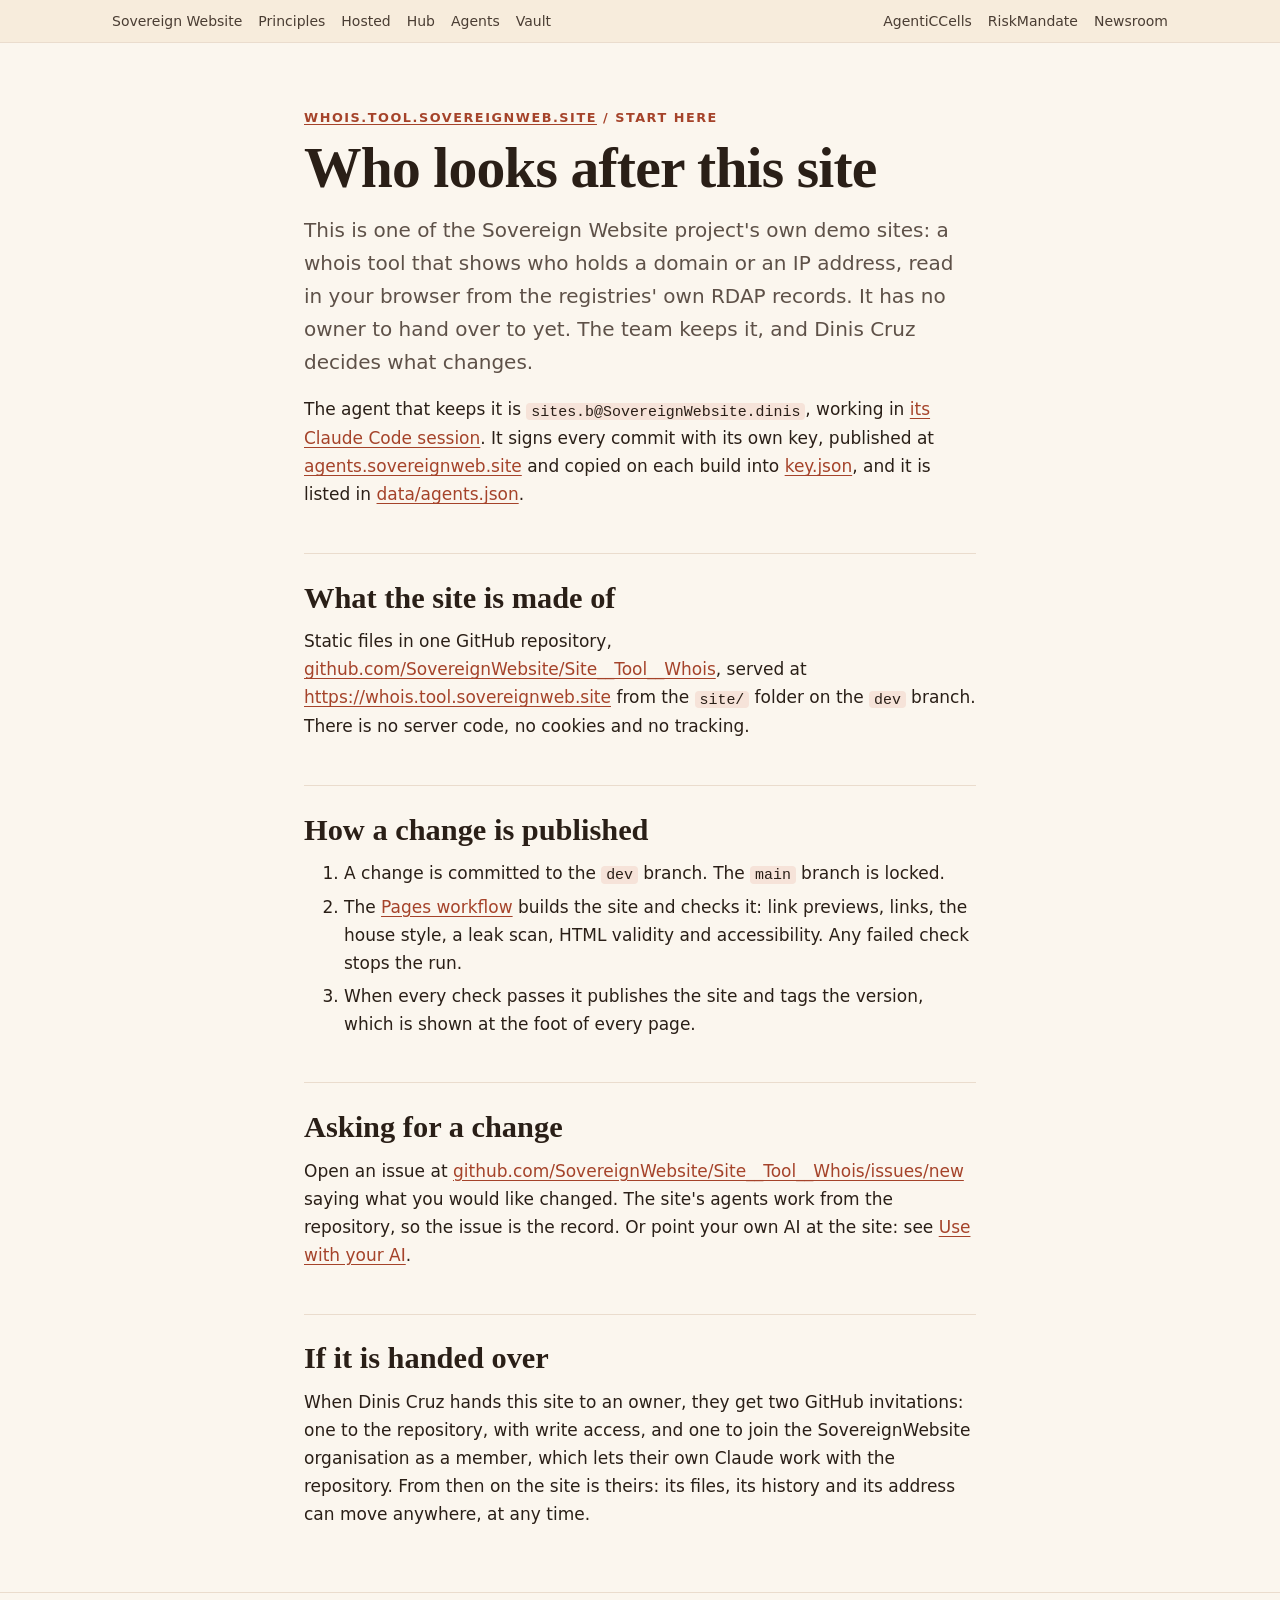
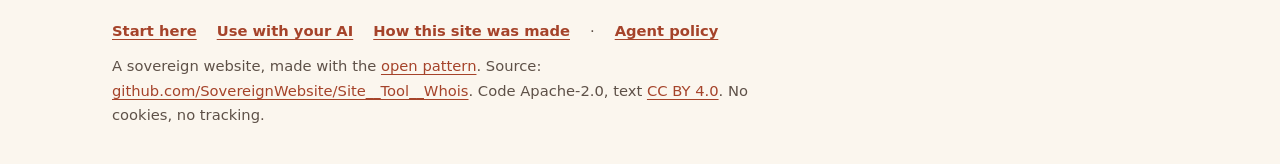
<file: site/start/index.html>
<!doctype html>
<html lang="en-GB">
<head>
<meta charset="utf-8">
<meta name="viewport" content="width=device-width, initial-scale=1">
<title>Start here, Whois</title>
<meta name="description" content="Who looks after Whois, how a change is published, and how to ask for one.">
<link rel="canonical" href="https://whois.tool.sovereignweb.site/start/">
<meta property="og:type" content="website">
<meta property="og:site_name" content="Whois">
<meta property="og:locale" content="en_GB">
<meta property="og:url" content="https://whois.tool.sovereignweb.site/start/">
<meta property="og:title" content="Start here, Whois">
<meta property="og:description" content="Who looks after Whois, how a change is published, and how to ask for one.">
<meta property="og:image" content="https://whois.tool.sovereignweb.site/assets/share/card-1200x630.jpg">
<meta property="og:image:type" content="image/jpeg">
<meta property="og:image:width" content="1200">
<meta property="og:image:height" content="630">
<meta property="og:image:alt" content="Whois: Who holds a domain or IP address. No ads, no tracking.">
<meta name="twitter:card" content="summary_large_image">
<meta name="twitter:title" content="Start here, Whois">
<meta name="twitter:description" content="Who looks after Whois, how a change is published, and how to ask for one.">
<meta name="twitter:image" content="https://whois.tool.sovereignweb.site/assets/share/card-1200x630.jpg">
<meta name="color-scheme" content="light dark">
<meta http-equiv="Content-Security-Policy" content="default-src 'self'; img-src 'self' data:; style-src 'self'; script-src 'none'; base-uri 'none'; form-action 'none'">
<meta name="referrer" content="no-referrer">
<link rel="icon" href="../favicon.svg" type="image/svg+xml">
<link rel="stylesheet" href="../style.css">
</head>
<body>
<a class="skip" href="#main">Skip to content</a>
<nav class="family" aria-label="The Sovereign Website family">
  <ul class="family-wide">
    <li><a href="https://sovereignwebsite.ai/">Sovereign Website</a></li>
    <li><a href="https://sovereignwebsite.org/">Principles</a></li>
    <li><a href="https://sovereignwebsite.site/">Hosted</a></li>
    <li><a href="https://hub.sovereignweb.site/">Hub</a></li>
    <li><a href="https://agents.sovereignweb.site/">Agents</a></li>
    <li><a href="https://vault.sovereignwebsite.site/">Vault</a></li>
    <li class="family-sep"><a href="https://agenticcells.ai/">AgentiCCells</a></li>
    <li><a href="https://riskmandate.ai/">RiskMandate</a></li>
    <li><a href="https://newsroom.sgit.ai/">Newsroom</a></li>
  </ul>
  <details class="family-narrow">
    <summary>Sovereign Website family</summary>
    <ul>
      <li><a href="https://sovereignwebsite.ai/">Sovereign Website</a></li>
      <li><a href="https://sovereignwebsite.org/">Principles</a></li>
      <li><a href="https://sovereignwebsite.site/">Hosted</a></li>
      <li><a href="https://hub.sovereignweb.site/">Hub</a></li>
      <li><a href="https://agents.sovereignweb.site/">Agents</a></li>
      <li><a href="https://vault.sovereignwebsite.site/">Vault</a></li>
      <li class="family-sep"><a href="https://agenticcells.ai/">AgentiCCells</a></li>
      <li><a href="https://riskmandate.ai/">RiskMandate</a></li>
      <li><a href="https://newsroom.sgit.ai/">Newsroom</a></li>
    </ul>
  </details>
</nav>
<main id="main" class="wrap">
<p class="mark"><a href="../">whois.tool.sovereignweb.site</a> / Start here</p>
<h1>Who looks after this site</h1>
<p>This is one of the Sovereign Website project's own demo sites: a whois tool that shows who holds a domain or an IP address, read in your browser from the registries' own RDAP records. It has no owner to hand over to yet. The team keeps it, and Dinis Cruz decides what changes.</p>
<p>The agent that keeps it is <code>sites.b@SovereignWebsite.dinis</code>, working in <a href="https://claude.ai/code/session_01Kw9UwBucXVUaNYRMcWwk67">its Claude Code session</a>. It signs every commit with its own key, published at <a href="https://agents.sovereignweb.site/">agents.sovereignweb.site</a> and copied on each build into <a href="../key.json">key.json</a>, and it is listed in <a href="../data/agents.json">data/agents.json</a>.</p>
<h2>What the site is made of</h2>
<p>Static files in one GitHub repository, <a href="https://github.com/SovereignWebsite/Site__Tool__Whois">github.com/SovereignWebsite/Site__Tool__Whois</a>, served at <a href="https://whois.tool.sovereignweb.site/">https://whois.tool.sovereignweb.site</a> from the <code>site/</code> folder on the <code>dev</code> branch. There is no server code, no cookies and no tracking.</p>
<h2>How a change is published</h2>
<ol>
<li>A change is committed to the <code>dev</code> branch. The <code>main</code> branch is locked.</li>
<li>The <a href="https://github.com/SovereignWebsite/Site__Tool__Whois/actions">Pages workflow</a> builds the site and checks it: link previews, links, the house style, a leak scan, HTML validity and accessibility. Any failed check stops the run.</li>
<li>When every check passes it publishes the site and tags the version, which is shown at the foot of every page.</li>
</ol>
<h2>Asking for a change</h2>
<p>Open an issue at <a href="https://github.com/SovereignWebsite/Site__Tool__Whois/issues/new">github.com/SovereignWebsite/Site__Tool__Whois/issues/new</a> saying what you would like changed. The site's agents work from the repository, so the issue is the record. Or point your own AI at the site: see <a href="../agents/">Use with your AI</a>.</p>
<h2>If it is handed over</h2>
<p>When Dinis Cruz hands this site to an owner, they get two GitHub invitations: one to the repository, with write access, and one to join the SovereignWebsite organisation as a member, which lets their own Claude work with the repository. From then on the site is theirs: its files, its history and its address can move anywhere, at any time.</p>
</main>
<footer class="site-footer"><div class="wrap"><nav class="site-links" aria-label="About this site"><a href="../start/">Start here</a> <a href="../agents/">Use with your AI</a> <a href="../admin/">How this site was made</a> · <a href="/policy/">Agent policy</a></nav>
<p>A sovereign website, made with the <a href="https://sovereignwebsite.org/">open pattern</a>. Source: <a href="https://github.com/SovereignWebsite/Site__Tool__Whois">github.com/SovereignWebsite/Site__Tool__Whois</a>. Code Apache-2.0, text <a href="https://creativecommons.org/licenses/by/4.0/">CC BY 4.0</a>. No cookies, no tracking.</p></div></footer>
</body>
</html>
</file>
<file: site/style.css>
/* whois.tool.sovereignweb.site. Family tokens from design 1 (sovereignwebsite.ai theme.css), system fonts, no external requests. design.b, 20 Nov 2026. */
:root {
  color-scheme: light dark;
  --bg: #fbf6ee; --surface: #fffdf9; --fg: #2a1f17; --muted: #5e5148;
  --accent: #a5432a; --accent-soft: #f6e3d9; --line: #eadccd; --note: #f7ecdc;
  --field-border: #8f7d6f; --family-fg: #4a3d33;
  --max: 68rem; --text: 42rem;
  --serif: Georgia, "Iowan Old Style", "Times New Roman", serif;
  --mono: ui-monospace, SFMono-Regular, Menlo, Consolas, monospace;
}
@media (prefers-color-scheme: dark) {
  :root {
    --bg: #1a1512; --surface: #231c18; --fg: #f1e9e1; --muted: #c2b5aa;
    --accent: #f0a084; --accent-soft: #3a261d; --line: #3a2f28; --note: #2b221b;
    --field-border: #8a7a6e; --family-fg: #d9cdc2;
  }
}
*, *::before, *::after { box-sizing: border-box; }
html { -webkit-text-size-adjust: 100%; }
body { margin: 0; background: var(--bg); color: var(--fg); font: 1.0625rem/1.65 system-ui, -apple-system, "Segoe UI", Roboto, sans-serif; overflow-wrap: break-word; }
a { color: var(--accent); text-underline-offset: .18em; }
a:hover { text-decoration-thickness: 2px; }
:focus-visible { outline: 3px solid var(--accent); outline-offset: 2px; border-radius: 2px; }
.skip { position: absolute; left: 1rem; top: -4rem; background: var(--fg); color: var(--bg); padding: .5rem .8rem; z-index: 10; }
.skip:focus { top: 1rem; }
.wrap { max-width: var(--max); margin: 0 auto; padding: 0 1rem; }

/* Family bar: explicit colour, no opacity, 24px targets (proposed for seed/shared too). .family{ marker kept so build/family-bar.mjs does not append its own CSS. */
.family{ font-size: .875rem; border-bottom: 1px solid var(--line); background: var(--note); }
.family ul { list-style: none; margin: 0 auto; padding: .1rem 1rem; display: flex; flex-wrap: wrap; gap: 0 1rem; max-width: var(--max); }
.family a { color: var(--family-fg); text-decoration: none; display: inline-block; padding: .2rem 0; min-height: 24px; }
.family a:hover, .family a:focus-visible { color: var(--fg); text-decoration: underline; }
.family a[aria-current="true"] { color: var(--fg); font-weight: 600; }
.family .family-sep { margin-left: auto; }
@media (max-width: 40rem) { .family .family-sep { margin-left: 0; } }

/* Page */
main.wrap { max-width: calc(var(--text) + 2rem); padding-top: clamp(2rem, 7vw, 4rem); padding-bottom: 3rem; }
.mark { font-size: .8rem; letter-spacing: .12em; text-transform: uppercase; color: var(--accent); font-weight: 650; margin: 0 0 .6rem; }
h1, h2 { font-family: var(--serif); font-weight: 700; }
h1 { font-size: clamp(2.2rem, 7vw, 3.6rem); line-height: 1.05; letter-spacing: -.015em; margin: 0 0 1rem; }
h1 + p { font-size: clamp(1.1rem, 2.4vw, 1.25rem); color: var(--muted); }
h2 { font-size: clamp(1.45rem, 3.6vw, 1.9rem); line-height: 1.2; margin: 2.8rem 0 .7rem; padding-top: 1.6rem; border-top: 1px solid var(--line); }
h3 { font-size: 1.1rem; margin: 1.4rem 0 .4rem; }
p, ul, ol { margin: 0 0 1rem; }
ul { padding-left: 1.2rem; }
li { margin: .3rem 0; }
code, pre { font-family: var(--mono); font-size: .88em; }
code { background: var(--accent-soft); padding: .05rem .3rem; border-radius: .25rem; overflow-wrap: anywhere; }

/* Tables */
.table-wrap { overflow-x: auto; margin: 1.2rem 0 1.5rem; }
table { border-collapse: collapse; width: 100%; font-size: .97rem; }
th, td { text-align: left; vertical-align: top; padding: .6rem .7rem; border-bottom: 1px solid var(--line); }
th { font-size: .8rem; text-transform: uppercase; letter-spacing: .06em; color: var(--muted); }
td:first-child { white-space: nowrap; font-variant-numeric: tabular-nums; color: var(--muted); }
@media (max-width: 34rem) {
  table, tbody, tr, th, td { display: block; }
  tr:first-child { position: absolute; width: 1px; height: 1px; overflow: hidden; clip: rect(0 0 0 0); }
  tr { border-bottom: 1px solid var(--line); padding: .55rem 0; }
  td { border: 0; padding: .1rem 0; white-space: normal; }
  td:first-child { font-weight: 600; color: var(--accent); }
}

/* Footer */
.site-footer { border-top: 1px solid var(--line); padding: 1.6rem 0 2.4rem; color: var(--muted); font-size: .92rem; }
.site-footer p { max-width: var(--text); margin: 0; }

.lede { font-size: clamp(1.1rem, 2.4vw, 1.25rem); color: var(--muted); }
form { margin: 2rem 0 1rem; }
label { display: block; font-weight: 650; margin-bottom: .45rem; }
.row { display: flex; gap: .5rem; flex-wrap: wrap; }
input[type=text] { flex: 1 1 16rem; min-width: 0; font: inherit; font-family: var(--mono); padding: .75rem .9rem; border: 2px solid var(--field-border); border-radius: .6rem; background: var(--surface); color: var(--fg); }
input[type=text]:focus { border-color: var(--accent); outline: none; box-shadow: 0 0 0 3px var(--accent-soft); }
button { font: inherit; font-weight: 650; padding: .75rem 1.3rem; border: 0; border-radius: .6rem; background: var(--accent); color: var(--surface); cursor: pointer; min-height: 44px; }
@media (prefers-color-scheme: dark) { button { color: #1a1512; } }
button:hover { filter: brightness(1.08); }
.hint { font-size: .92rem; color: var(--muted); margin-top: .6rem; }
#status { min-height: 1.6rem; color: var(--muted); }
#status.bad { color: var(--fg); background: var(--note); border-left: 4px solid var(--accent); padding: .7rem .9rem; border-radius: .3rem; }
#result { background: var(--surface); border: 1px solid var(--line); border-radius: 1rem; padding: 1.2rem 1.3rem 1rem; margin: 1rem 0 2rem; box-shadow: 0 .6rem 1.6rem rgba(90, 50, 30, .08); }
#result h2 { border: 0; padding: 0; margin: 0; font-size: clamp(1.5rem, 5vw, 2.1rem); overflow-wrap: anywhere; }
.kind { font-size: .8rem; letter-spacing: .12em; text-transform: uppercase; color: var(--accent); font-weight: 650; margin: .2rem 0 1rem; }
.summary { display: grid; grid-template-columns: max-content 1fr; gap: .45rem 1.2rem; margin: 0 0 1.2rem; }
.summary dt { color: var(--muted); font-size: .92rem; }
.summary dd { margin: 0; overflow-wrap: anywhere; }
@media (max-width: 34rem) { .summary { grid-template-columns: 1fr; gap: 0; } .summary dd { margin-bottom: .6rem; } }
h3.sub { font-size: 1rem; margin: 1.2rem 0 .6rem; }
.cards { display: grid; grid-template-columns: repeat(auto-fill, minmax(14rem, 1fr)); gap: .7rem; }
.card { border: 1px solid var(--line); border-radius: .7rem; padding: .8rem .9rem; background: var(--bg); }
.card h3 { font-size: .8rem; text-transform: uppercase; letter-spacing: .06em; color: var(--muted); margin: 0 0 .4rem; }
.card p { margin: 0 0 .2rem; overflow-wrap: anywhere; }
details { margin-top: 1.2rem; border-top: 1px solid var(--line); padding-top: .8rem; }
summary { cursor: pointer; font-weight: 650; color: var(--accent); }
.source { font-size: .92rem; color: var(--muted); margin: .6rem 0; }
pre#raw { max-height: 28rem; overflow: auto; background: var(--bg); border: 1px solid var(--line); border-radius: .6rem; padding: .8rem; font-size: .8rem; line-height: 1.5; }
.about { margin-top: 2rem; }
.notice { font-size: .9rem; color: var(--muted); border-left: 3px solid var(--line); padding-left: .7rem; margin-top: .8rem; }
/* Family bar folded on phones (Factory fc21653): two copies in the markup, one shown per width. */
.family .family-narrow{display:none}
@media (max-width:40rem){
  .family .family-wide{display:none}
  .family .family-narrow{display:block}
  .family summary{cursor:pointer;padding:.3rem 1rem;min-height:24px;color:var(--family-fg,currentColor)}
  .family summary:hover,.family summary:focus-visible{color:var(--fg,currentColor);text-decoration:underline}
  .family .family-narrow ul{flex-direction:column;gap:0;padding:0 1rem .4rem}
  .family .family-sep{margin-left:0}
}

/* About-this-site links in the footer, and prompts on the agents page. */
.site-links { display: flex; flex-wrap: wrap; gap: .25rem 1.25rem; margin: 0 0 .7rem; }
.site-links a { font-weight: 600; }
main pre { background: var(--surface); border: 1px solid var(--line); border-radius: .6rem; padding: .8rem 1rem; white-space: pre-wrap; overflow-wrap: anywhere; color: var(--fg); }
</file>
